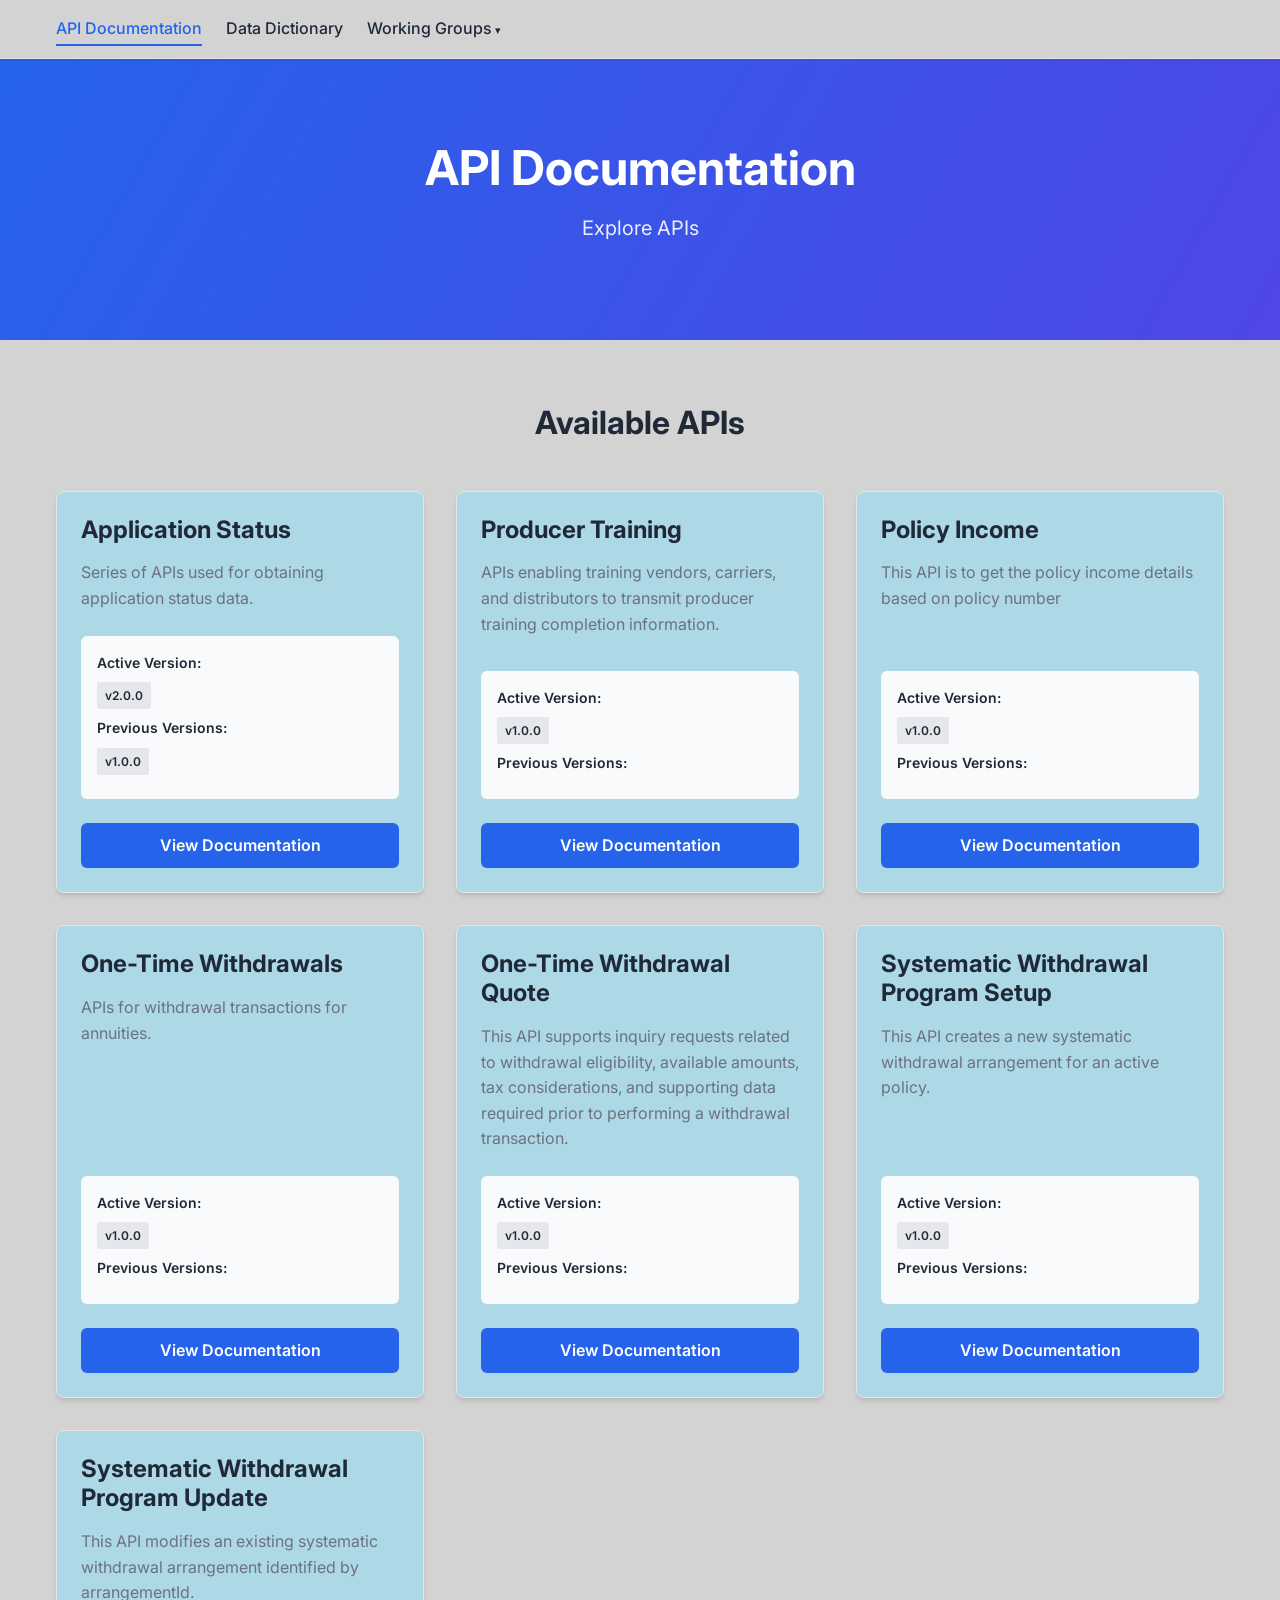
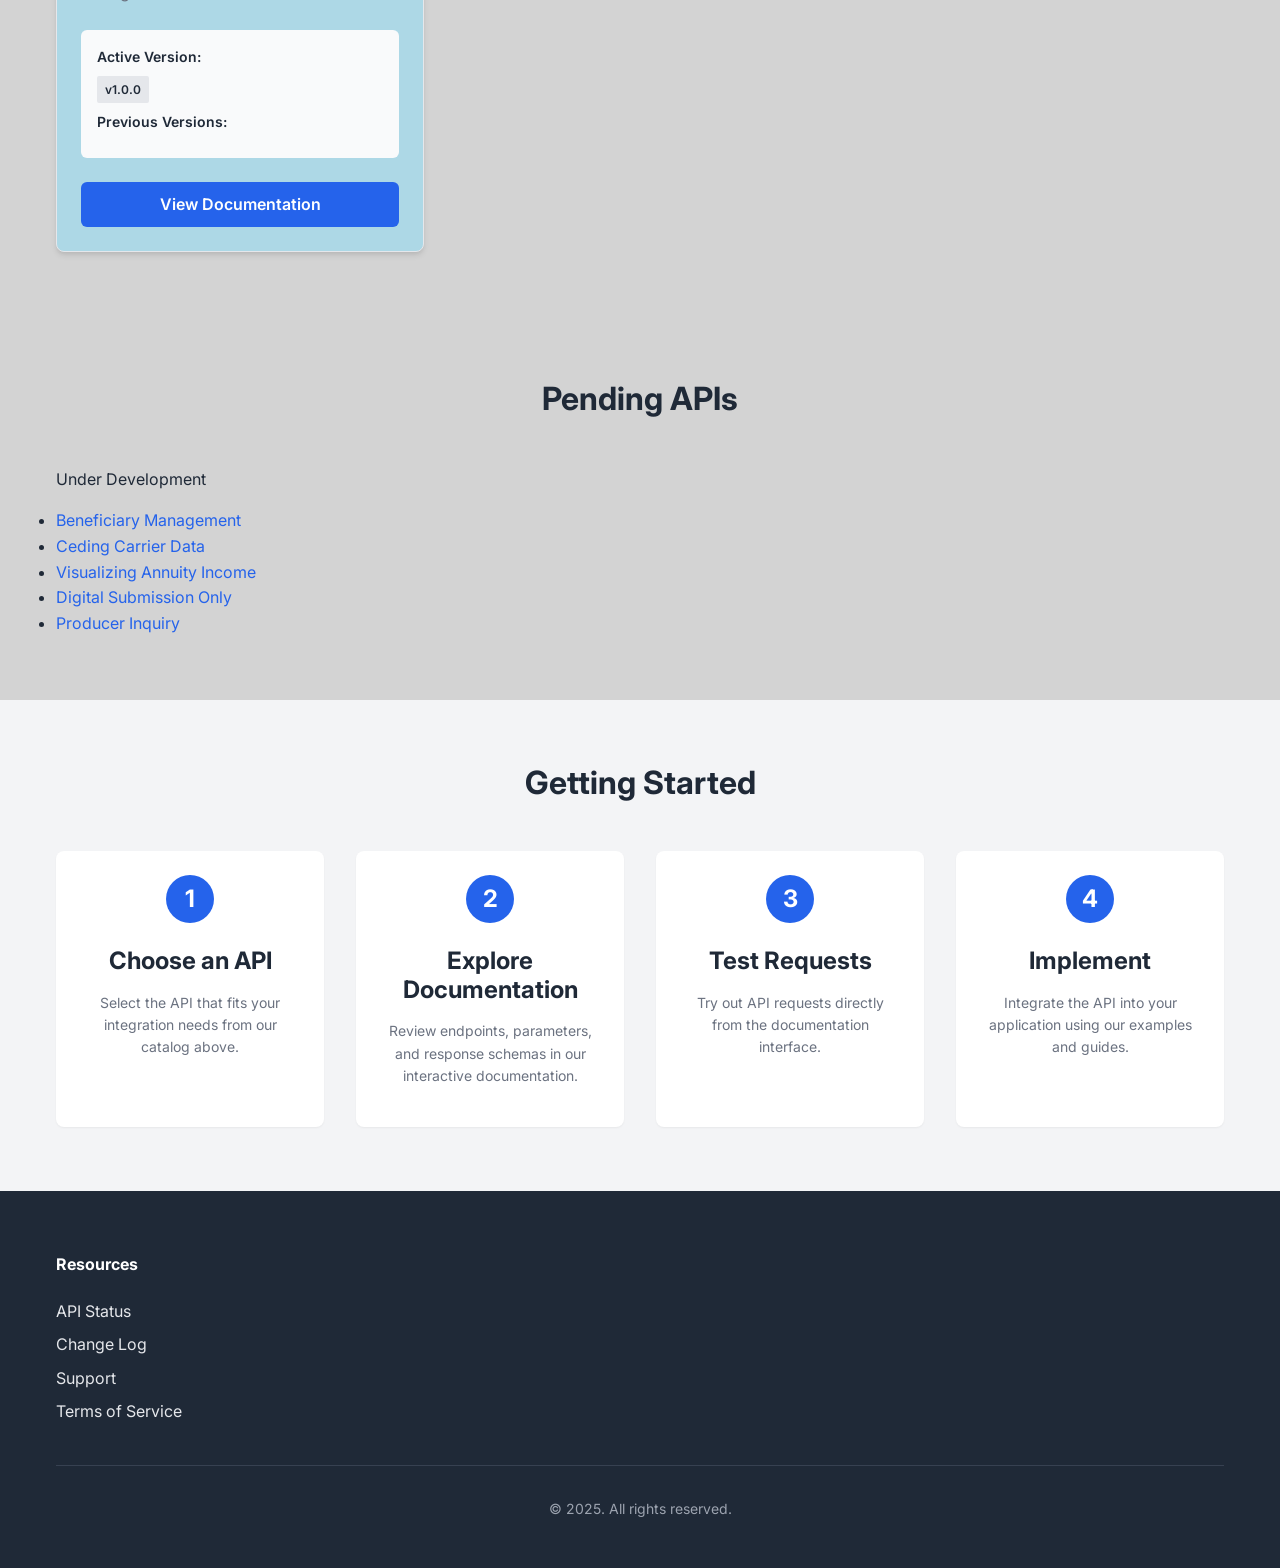
<file: docs/index.html>
<!DOCTYPE html>
<html lang="en">
<head>
    <meta charset="UTF-8">
    <meta name="viewport" content="width=device-width, initial-scale=1.0">
    <title>IRI API Documentation Portal</title>
    <link rel="stylesheet" href="./css/custom.css">
    <link rel="preconnect" href="https://fonts.googleapis.com">
    <link rel="preconnect" href="https://fonts.gstatic.com" crossorigin>
    <link href="https://fonts.googleapis.com/css2?family=Inter:wght@300;400;600;700&display=swap" rel="stylesheet">
    <link rel="icon" type="image/png" href="./favicon-32x32.png" sizes="32x32" />
    <link rel="icon" type="image/png" href="./favicon-16x16.png" sizes="16x16" />
</head>
<body>
    <header class="site-header">
        <div class="container">
            <nav class="main-nav">
                <ul>
                    <li><a href="#" class="active">API Documentation</a></li>
                    <li><a href="data-dictionary.html">Data Dictionary</a></li>
                    <li class="nav-dropdown">
                        <a href="#" class="nav-dropdown-toggle">Working Groups</a>
                        <ul class="nav-dropdown-menu">
                            <li><a href="https://github.com/Insured-Retirement-Institute/Application-Status" target="_blank">Application Status</a></li>
                            <li><a href="https://github.com/Insured-Retirement-Institute/Producer-Training" target="_blank">Producer Training</a></li>
                            <li><a href="https://github.com/Insured-Retirement-Institute/Activated-Annuity-Income" target="_blank">Policy Income</a></li>
                            <li><a href="https://github.com/Insured-Retirement-Institute/One-Time-Withdrawals" target="_blank">One-Time Withdrawals</a></li>
                            <li><a href="https://github.com/Insured-Retirement-Institute/One-Time-Withdrawal-Quote" target="_blank">One-Time Withdrawal Quote</a></li>
                            <li><a href="https://github.com/Insured-Retirement-Institute/Systematic-Program" target="_blank">Systematic Program</a></li>
                        </ul>
                    </li>
                </ul>
            </nav>
        </div>
    </header>

    <section class="hero">
        <div class="container">
            <h1>API Documentation</h1>
            <p>Explore APIs</p>
        </div>
    </section>

    <section class="api-directory">
        <div class="container">
            <h2>Available APIs</h2>
            <!--
            <div class="api-intro">
              <p>No available APIs at this time.</p>
            </div>
            -->
            <div class="api-grid">
                <!-- Application Status API Card -->
                <div class="api-card">
                    <div class="api-card-header">
                        <h3>Application Status</h3>
                    </div>
                    <p>Series of APIs used for obtaining application status data.</p>
                    <div class="api-versions-container">
                        <div class="api-versions">
                            <span>Active Version:</span>
                            <ul>
                                <li><a href="api-viewer.html?api=appstatus.yaml&version=v2">v2.0.0</a></li>
                            </ul>
                            <span>Previous Versions:</span>
                            <ul>
                                <li><a href="api-viewer.html?api=appstatus.yaml&version=v1">v1.0.0</a></li>
                            </ul>
                        </div>
                    </div>
                    <a href="api-viewer.html?api=appstatus.yaml&version=v2" class="btn btn-primary">View Documentation</a>
                </div>
                <!-- Producer Training Card -->
                <div class="api-card">
                    <div class="api-card-header">
                        <h3>Producer Training</h3>
                    </div>
                    <p>APIs enabling training vendors, carriers, and distributors to transmit producer training completion information.</p>
                    <div class="api-versions-container">
                        <div class="api-versions">
                            <span>Active Version:</span>
                            <ul>
                                <li><a href="api-viewer.html?api=producertraining.yaml&version=v1">v1.0.0</a></li>
                            </ul>
                            <span>Previous Versions:</span>
                        </div>
                    </div>
                    <a href="api-viewer.html?api=producertraining.yaml&version=v1" class="btn btn-primary">View Documentation</a>
                </div>
                <!-- Policy Income API Card -->
                <div class="api-card">
                    <div class="api-card-header">
                        <h3>Policy Income</h3>
                    </div>
                    <p>This API is to get the policy income details based on policy number</p>
                    <div class="api-versions-container">
                        <div class="api-versions">
                            <span>Active Version:</span>
                            <ul>
                                <li><a href="api-viewer.html?api=policyincome.yaml&version=v1">v1.0.0</a></li>
                            </ul>
                            <span>Previous Versions:</span>
                        </div>
                    </div>
                    <a href="api-viewer.html?api=policyincome.yaml&version=v1" class="btn btn-primary">View Documentation</a>
                </div>
                <!-- One-Time Withdrawals API Card -->
                <div class="api-card">
                    <div class="api-card-header">
                        <h3>One-Time Withdrawals</h3>
                    </div>
                    <p>APIs for withdrawal transactions for annuities.</p>
                    <div class="api-versions-container">
                        <div class="api-versions">
                            <span>Active Version:</span>
                            <ul>
                                <li><a href="api-viewer.html?api=onetimewithdrawal1.yaml&version=v1">v1.0.0</a></li>
                            </ul>
                            <span>Previous Versions:</span>
                        </div>
                    </div>
                    <a href="api-viewer.html?api=onetimewithdrawal1.yaml&version=v1" class="btn btn-primary">View Documentation</a>
                </div>
                <!-- One-Time Withdrawal Quote API Card -->
                <div class="api-card">
                    <div class="api-card-header">
                        <h3>One-Time Withdrawal Quote</h3>
                    </div>
                    <p>This API supports inquiry requests related to withdrawal eligibility, available amounts, tax considerations, and supporting data required prior to performing a withdrawal transaction.</p>
                    <div class="api-versions-container">
                        <div class="api-versions">
                            <span>Active Version:</span>
                            <ul>
                                <li><a href="api-viewer.html?api=onetimewithdrawalquote1.yaml&version=v1">v1.0.0</a></li>
                            </ul>
                            <span>Previous Versions:</span>
                        </div>
                    </div>
                    <a href="api-viewer.html?api=onetimewithdrawalquote1.yaml&version=v1" class="btn btn-primary">View Documentation</a>
                </div>
                <!-- Systematic Withdrawal Program Setup Card -->
                <div class="api-card">
                    <div class="api-card-header">
                        <h3>Systematic Withdrawal Program Setup</h3>
                    </div>
                    <p>This API creates a new systematic withdrawal arrangement for an active policy.</p>
                    <div class="api-versions-container">
                        <div class="api-versions">
                            <span>Active Version:</span>
                            <ul>
                                <li><a href="api-viewer.html?api=systematicwithdrawalprogramsetup.yaml&version=v1">v1.0.0</a></li>
                            </ul>
                            <span>Previous Versions:</span>
                        </div>
                    </div>
                    <a href="api-viewer.html?api=systematicwithdrawalprogramsetup.yaml&version=v1" class="btn btn-primary">View Documentation</a>
                </div>
                <!-- Systematic Withdrawal Program Update Card -->
                <div class="api-card">
                    <div class="api-card-header">
                        <h3>Systematic Withdrawal Program Update</h3>
                    </div>
                    <p>This API modifies an existing systematic withdrawal arrangement identified by arrangementId.</p>
                    <div class="api-versions-container">
                        <div class="api-versions">
                            <span>Active Version:</span>
                            <ul>
                                <li><a href="api-viewer.html?api=systematicwithdrawalprogramupdate.yaml&version=v1">v1.0.0</a></li>
                            </ul>
                            <span>Previous Versions:</span>
                        </div>
                    </div>
                    <a href="api-viewer.html?api=systematicwithdrawalprogramupdate.yaml&version=v1" class="btn btn-primary">View Documentation</a>
                </div>
            </div>
        </div>
    </section>

    <section class="api-directory">
        <div class="container">
            <h2>Pending APIs</h2>
            <div class="api-intro">
                <p>Under Development</p>
                <ul>
                    <li><a href="https://github.com/Insured-Retirement-Institute/Beneficiary-Management" target="_blank">Beneficiary Management</a></li>
                    <li><a href="https://github.com/Insured-Retirement-Institute/Ceding-Carrier-Data" target="_blank">Ceding Carrier Data</a></li>
                    <li><a href="https://github.com/Insured-Retirement-Institute/Visualizing-Annuity-Income" target="_blank">Visualizing Annuity Income</a></li>
                    <li><a href="https://github.com/Insured-Retirement-Institute/Digital-Submission-Only" target="_blank">Digital Submission Only</a></li>
                    <li><a href="https://github.com/Insured-Retirement-Institute/Producer-Inquiry" target="_blank">Producer Inquiry</a></li>
                </ul>
            </div>
        </div>
    </section>

    <section class="getting-started">
        <div class="container">
            <h2>Getting Started</h2>
            <div class="steps">
                <div class="step">
                    <div class="step-number">1</div>
                    <h3>Choose an API</h3>
                    <p>Select the API that fits your integration needs from our catalog above.</p>
                </div>
                <div class="step">
                    <div class="step-number">2</div>
                    <h3>Explore Documentation</h3>
                    <p>Review endpoints, parameters, and response schemas in our interactive documentation.</p>
                </div>
                <div class="step">
                    <div class="step-number">3</div>
                    <h3>Test Requests</h3>
                    <p>Try out API requests directly from the documentation interface.</p>
                </div>
                <div class="step">
                    <div class="step-number">4</div>
                    <h3>Implement</h3>
                    <p>Integrate the API into your application using our examples and guides.</p>
                </div>
            </div>
        </div>
    </section>

    <footer class="site-footer">
        <div class="container">
            <div class="footer-content">
                <div class="footer-links">
                    <h3>Resources</h3>
                    <ul>
                        <li><a href="#">API Status</a></li>
                        <li><a href="#">Change Log</a></li>
                        <li><a href="#">Support</a></li>
                        <li><a href="#">Terms of Service</a></li>
                    </ul>
                </div>
            </div>
            <div class="copyright">
                <p>&copy; 2025. All rights reserved.</p>
            </div>
        </div>
    </footer>

    <script>
        document.addEventListener('DOMContentLoaded', function () {
            const toggle = document.querySelector('.nav-dropdown-toggle');
            const menu = document.querySelector('.nav-dropdown-menu');

            toggle.addEventListener('click', function (e) {
                e.preventDefault();
                menu.classList.toggle('open');
            });

            document.addEventListener('click', function (e) {
                if (!e.target.closest('.nav-dropdown')) {
                    menu.classList.remove('open');
                }
            });
        });
    </script>
</body>
</html>
</file>
<file: docs/css/custom.css>
/* Base Styles */
:root {
    --primary-color: #2563eb;
    --primary-hover: #1d4ed8;
    --secondary-color: #4b5563;
    --secondary-hover: #374151;
    --background-color: #f9fafb;
    --text-color: #1f2937;
    --text-muted: #6b7280;
    --border-color: #e5e7eb;
    --card-background: #ffffff;
    --success-color: #10b981;
    --shadow-sm: 0 1px 2px 0 rgba(0, 0, 0, 0.05);
    --shadow-md: 0 4px 6px -1px rgba(0, 0, 0, 0.1), 0 2px 4px -1px rgba(0, 0, 0, 0.06);
    --shadow-lg: 0 10px 15px -3px rgba(0, 0, 0, 0.1), 0 4px 6px -2px rgba(0, 0, 0, 0.05);
    --radius-sm: 0.125rem;
    --radius-md: 0.375rem;
    --radius-lg: 0.5rem;
    --font-sans: 'Inter', -apple-system, BlinkMacSystemFont, 'Segoe UI', Roboto, Helvetica, Arial, sans-serif;
    --transition: all 0.2s ease-in-out;
  }

  * {
    box-sizing: border-box;
    margin: 0;
    padding: 0;
  }

  html {
    font-size: 16px;
    scroll-behavior: smooth;
  }

  body {
    font-family: var(--font-sans);
    color: var(--text-color);
    line-height: 1.6;
    background-color: var(--background-color);
  }

  .container {
    width: 100%;
    max-width: 1200px;
    margin: 0 auto;
    padding: 0 1rem;
  }

  /* Typography */
  h1, h2, h3, h4, h5, h6 {
    font-weight: 700;
    line-height: 1.2;
    margin-bottom: 1rem;
  }

  h1 {
    font-size: 2.5rem;
  }

  h2 {
    font-size: 2rem;
  }

  h3 {
    font-size: 1.5rem;
  }

  p {
    margin-bottom: 1rem;
  }

  a {
    color: var(--primary-color);
    text-decoration: none;
    transition: var(--transition);
  }

  a:hover {
    color: var(--primary-hover);
  }

  /* Buttons */
  .btn {
    display: inline-block;
    padding: 0.625rem 1.25rem;
    font-weight: 600;
    text-align: center;
    border: none;
    border-radius: var(--radius-md);
    cursor: pointer;
    transition: var(--transition);
    text-decoration: none;
  }

  .btn-primary {
    background-color: var(--primary-color);
    color: white;
  }

  .btn-primary:hover {
    background-color: var(--primary-hover);
    color: white;
  }

  .btn-secondary {
    background-color: var(--secondary-color);
    color: white;
  }

  .btn-secondary:hover {
    background-color: var(--secondary-hover);
    color: white;
  }

  /* Header Styles */
  .site-header {
    background-color: lightgray;
    border-bottom: 1px solid var(--border-color);
    padding: 1rem 0;
    position: sticky;
    top: 0;
    z-index: 100;
    box-shadow: var(--shadow-sm);
  }

  .site-header .container {
    display: flex;
    justify-content: space-between;
    align-items: center;
  }

  .logo h1 {
    font-size: 1.75rem;
    margin: 0;
    color: var(--primary-color);
  }

  .main-nav > ul {
    display: flex;
    list-style: none;
    margin: 0;
    padding: 0;
  }

  .main-nav li:not(:last-child) {
    margin-right: 1.5rem;
  }

  .main-nav a {
    color: var(--text-color);
    font-weight: 500;
    padding: 0.5rem 0;
    position: relative;
  }

  .main-nav a:hover,
  .main-nav a.active {
    color: var(--primary-color);
  }

  .main-nav a.active::after {
    content: '';
    position: absolute;
    left: 0;
    right: 0;
    bottom: 0;
    height: 2px;
    background-color: var(--primary-color);
  }

  /* Nav Dropdown */
  .nav-dropdown {
    position: relative;
  }

  .nav-dropdown-toggle::after {
    content: ' ▾';
    font-size: 0.7rem;
  }

  .nav-dropdown-menu {
    display: none;
    position: absolute;
    top: calc(100% + 0.5rem);
    left: 0;
    background-color: white;
    border: 1px solid var(--border-color);
    border-radius: var(--radius-md);
    box-shadow: var(--shadow-md);
    min-width: 200px;
    z-index: 200;
    padding: 0.5rem 0;
    list-style: none;
    margin: 0;
    flex-direction: column;
  }

  .nav-dropdown-menu.open {
    display: flex;
  }

  .nav-dropdown-menu li {
    margin: 0;
  }

  .nav-dropdown-menu a {
    display: block;
    padding: 0.5rem 1rem;
    color: var(--text-color);
    font-weight: 500;
    white-space: nowrap;
  }

  .nav-dropdown-menu a:hover {
    background-color: var(--background-color);
    color: var(--primary-color);
  }

  /* Hero Section */
  .hero {
    padding: 5rem 0;
    background: linear-gradient(120deg, #2563eb, #4f46e5);
    color: white;
    text-align: center;
  }

  .hero h1 {
    font-size: 3rem;
    margin-bottom: 1rem;
  }

  .hero p {
    font-size: 1.25rem;
    max-width: 600px;
    margin-left: auto;
    margin-right: auto;
    opacity: 0.9;
  }

  /* API Directory */
  .api-directory {
    padding: 4rem 0;
    background-color: lightgray;
  }

  .api-directory h2 {
    text-align: center;
    margin-bottom: 3rem;
  }

  .api-grid {
    display: grid;
    grid-template-columns: repeat(auto-fill, minmax(300px, 1fr));
    gap: 2rem;
  }

  .api-card {
    background-color: lightblue;
    border-radius: var(--radius-lg);
    box-shadow: var(--shadow-md);
    padding: 1.5rem;
    display: flex;
    flex-direction: column;
    transition: var(--transition);
    border: 1px solid var(--border-color); /* Add this line for the border */
  }

  /* Optional: You can change the border color on hover for a nice effect */
  .api-card:hover {
    transform: translateY(-3px);
    box-shadow: var(--shadow-lg);
    border-color: var(--primary-color); /* Change border color on hover */
  }

  .api-card-header {
    display: flex;
    justify-content: space-between;
    align-items: center;
    margin-bottom: 1rem;
  }

  .api-card-header h3 {
    margin: 0;
  }

  .api-version {
    display: inline-block;
    background-color: #ecfdf5;
    color: var(--success-color);
    border-radius: 9999px;
    padding: 0.25rem 0.75rem;
    font-size: 0.75rem;
    font-weight: 600;
  }

  .api-card p {
    color: var(--text-muted);
    flex-grow: 1;
    margin-bottom: 1.5rem;
  }

  .api-versions-container {
    margin-bottom: 1.5rem;
  }

  .api-versions {
    background-color: var(--background-color);
    border-radius: var(--radius-md);
    padding: 1rem;
  }

  .api-versions span {
    display: block;
    font-weight: 600;
    font-size: 0.875rem;
    margin-bottom: 0.5rem;
  }

  .api-versions ul {
    list-style: none;
    padding: 0;
    display: flex;
    flex-wrap: wrap;
  }

  .api-versions li {
    margin-right: 1rem;
    margin-bottom: 0.5rem;
  }

  .api-versions a {
    display: inline-block;
    padding: 0.25rem 0.5rem;
    background-color: #e5e7eb;
    color: var(--text-color);
    border-radius: var(--radius-sm);
    font-size: 0.75rem;
    font-weight: 600;
    transition: var(--transition);
  }

  .api-versions a:hover {
    background-color: #d1d5db;
  }

  /* Getting Started */
  .getting-started {
    padding: 4rem 0;
    background-color: #f3f4f6;
  }

  .getting-started h2 {
    text-align: center;
    margin-bottom: 3rem;
  }

  .steps {
    display: grid;
    grid-template-columns: repeat(auto-fit, minmax(200px, 1fr));
    gap: 2rem;
  }

  .step {
    text-align: center;
    padding: 1.5rem;
    background-color: var(--card-background);
    border-radius: var(--radius-lg);
    box-shadow: var(--shadow-sm);
  }

  .step-number {
    display: flex;
    align-items: center;
    justify-content: center;
    width: 3rem;
    height: 3rem;
    background-color: var(--primary-color);
    color: white;
    font-size: 1.5rem;
    font-weight: 700;
    border-radius: 50%;
    margin: 0 auto 1.5rem;
  }

  .step h3 {
    margin-bottom: 1rem;
  }

  .step p {
    color: var(--text-muted);
    font-size: 0.875rem;
  }

  /* Footer */
  .site-footer {
    background-color: #1f2937;
    color: white;
    padding: 4rem 0 2rem;
  }

  .footer-content {
    display: flex;
    justify-content: space-between;
    flex-wrap: wrap;
    margin-bottom: 2rem;
  }

  .footer-logo h2 {
    margin: 0;
    font-size: 2rem;
  }

  .footer-links h3 {
    font-size: 1rem;
    margin-bottom: 1.5rem;
  }

  .footer-links ul {
    list-style: none;
    padding: 0;
  }

  .footer-links li {
    margin-bottom: 0.5rem;
  }

  .footer-links a {
    color: #e5e7eb;
    transition: var(--transition);
  }

  .footer-links a:hover {
    color: white;
  }

  .copyright {
    text-align: center;
    padding-top: 2rem;
    border-top: 1px solid #374151;
    font-size: 0.875rem;
    color: #9ca3af;
  }

  /* API Viewer Page */
  .api-viewer-page {
    min-height: 100vh;
    display: flex;
    flex-direction: column;
  }

  .api-selector-nav {
    display: flex;
    align-items: center;
    gap: 1rem;
  }

  .selector-group {
    display: flex;
    align-items: center;
    gap: 0.5rem;
  }

  .selector-group label {
    font-weight: 600;
    color: var(--text-muted);
  }

  .api-selector-nav select {
    border: 1px solid var(--border-color);
    border-radius: var(--radius-md);
    padding: 0.5rem;
    font-family: var(--font-sans);
    background-color: white;
  }

  /* Swagger UI Customization */
  #swagger-ui {
    flex: 1;
    margin-top: 1rem;
  }

  /* Override Swagger UI styles for better integration */
  .swagger-ui .topbar {
    display: none;
  }

  .swagger-ui .info {
    margin: 30px 0;
  }

  .swagger-ui .info .title {
    font-family: var(--font-sans);
    font-weight: 700;
  }

  .swagger-ui .scheme-container {
    padding: 20px 0;
    background-color: white;
  }

  /* Media Queries */
  @media (max-width: 768px) {
    .api-selector-nav {
      flex-direction: column;
      align-items: flex-start;
      gap: 0.75rem;
    }

    .selector-group {
      width: 100%;
    }

    .selector-group select {
      flex-grow: 1;
    }

    .footer-content {
      flex-direction: column;
      gap: 2rem;
    }

    .api-card {
      min-height: auto;
    }
  }

  @media (max-width: 576px) {
    .hero h1 {
      font-size: 2rem;
    }

    .hero p {
      font-size: 1rem;
    }

    .steps {
      grid-template-columns: 1fr;
    }

    .site-header .container {
      flex-direction: column;
      gap: 1rem;
    }
  }
</file>
